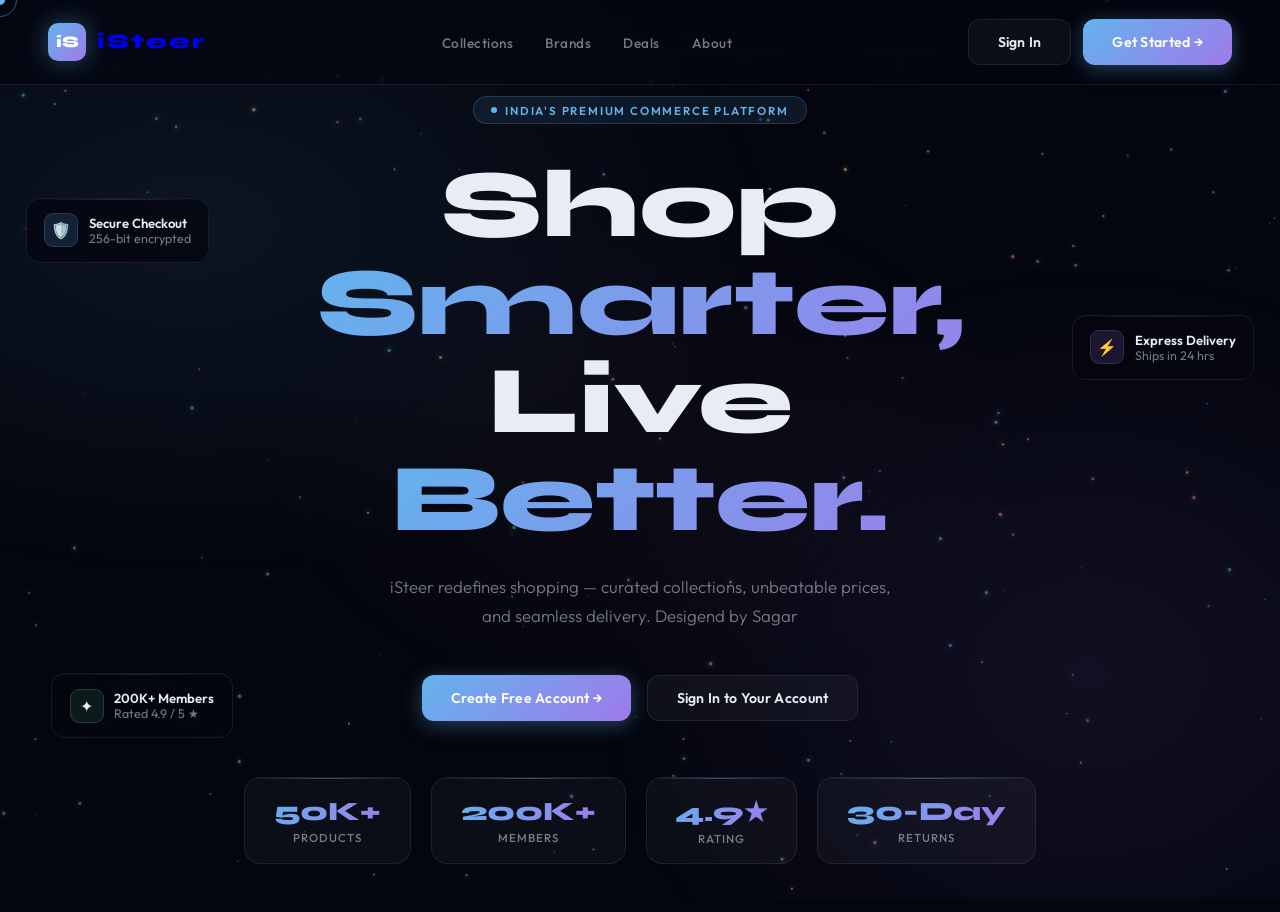
<file: index.html>
<!DOCTYPE html>
<html lang="en">
<head>
  <meta charset="UTF-8"/>
  <meta name="viewport" content="width=device-width, initial-scale=1.0"/>
  <title>iSteer — Premium Commerce</title>
  <link rel="preconnect" href="https://fonts.googleapis.com"/>
  <link href="https://fonts.googleapis.com/css2?family=Syne:wght@400;600;700;800&family=Outfit:wght@300;400;500;600&display=swap" rel="stylesheet"/>
  <style>
    *, *::before, *::after { margin:0; padding:0; box-sizing:border-box; }
    :root {
      --bg:#04060f; --surface:rgba(255,255,255,0.035); --border:rgba(255,255,255,0.08);
      --text:#e8edf5; --muted:rgba(232,237,245,0.5);
      --cyan:#63b3ed; --violet:#9f7aea; --rose:#f687b3; --gold:#fbd38d; --green:#68d391;
      --c-glow:rgba(99,179,237,0.15); --v-glow:rgba(159,122,234,0.15);
    }
    html,body{height:100%;overflow:hidden;}
    body{font-family:'Outfit',sans-serif;background:var(--bg);color:var(--text);cursor:none;}

    #cursor{position:fixed;width:10px;height:10px;background:var(--cyan);border-radius:50%;pointer-events:none;z-index:9999;transform:translate(-50%,-50%);transition:width.2s,height.2s,background.2s;mix-blend-mode:screen;}
    #cursor-ring{position:fixed;width:34px;height:34px;border:1px solid rgba(99,179,237,0.45);border-radius:50%;pointer-events:none;z-index:9998;transform:translate(-50%,-50%);transition:width.15s,height.15s,border-color.2s;}

    #canvas{position:fixed;inset:0;z-index:0;}
    .mesh{position:fixed;inset:0;z-index:0;pointer-events:none;
      background:radial-gradient(ellipse 70% 60% at 15% 25%,rgba(99,179,237,0.09) 0%,transparent 65%),
                 radial-gradient(ellipse 60% 70% at 85% 75%,rgba(159,122,234,0.09) 0%,transparent 65%),
                 radial-gradient(ellipse 50% 50% at 50% 50%,rgba(246,135,179,0.04) 0%,transparent 60%);
      animation:meshPulse 14s ease-in-out infinite alternate;}
    @keyframes meshPulse{0%{opacity:.8}100%{opacity:1;transform:scale(1.04);}}

    nav{position:fixed;top:0;left:0;right:0;z-index:100;display:flex;align-items:center;justify-content:space-between;padding:1.2rem 3rem;background:rgba(4,6,15,0.6);backdrop-filter:blur(24px);border-bottom:1px solid var(--border);}
    .logo{display:flex;align-items:center;gap:.7rem;text-decoration:none;}
    .logo-mark{width:38px;height:38px;border-radius:10px;background:linear-gradient(135deg,var(--cyan),var(--violet));display:flex;align-items:center;justify-content:center;font-family:'Syne',sans-serif;font-weight:800;font-size:1rem;color:#fff;box-shadow:0 0 24px rgba(99,179,237,0.4);animation:pulse 3s ease-in-out infinite;}
    @keyframes pulse{0%,100%{box-shadow:0 0 20px rgba(99,179,237,0.4)}50%{box-shadow:0 0 40px rgba(99,179,237,0.7),0 0 70px rgba(99,179,237,0.2)}}
    .logo-text{font-family:'Syne',sans-serif;font-weight:800;font-size:1.3rem;letter-spacing:2px;}

    .nav-links{display:flex;gap:2rem;list-style:none;}
    .nav-links a{font-size:.85rem;font-weight:500;color:var(--muted);text-decoration:none;letter-spacing:.5px;transition:color.2s;position:relative;}
    .nav-links a::after{content:'';position:absolute;bottom:-4px;left:0;right:0;height:1px;background:var(--cyan);transform:scaleX(0);transition:transform.3s;}
    .nav-links a:hover{color:var(--text);}
    .nav-links a:hover::after{transform:scaleX(1);}

    .nav-btns{display:flex;gap:.75rem;}
    .btn{display:inline-flex;align-items:center;gap:.55rem;padding:.8rem 1.8rem;border-radius:12px;font-family:'Outfit',sans-serif;font-size:.88rem;font-weight:600;text-decoration:none;cursor:pointer;border:none;transition:all.25s cubic-bezier(.4,0,.2,1);position:relative;overflow:hidden;letter-spacing:.3px;}
    .btn-glass{background:rgba(255,255,255,0.04);color:var(--text);border:1px solid var(--border);backdrop-filter:blur(10px);}
    .btn-glass:hover{border-color:rgba(255,255,255,0.18);background:rgba(255,255,255,0.07);transform:translateY(-2px);}
    .btn-glow{background:linear-gradient(135deg,var(--cyan),var(--violet));color:#fff;box-shadow:0 4px 20px rgba(99,179,237,0.35);}
    .btn-glow:hover{transform:translateY(-3px);box-shadow:0 10px 40px rgba(99,179,237,0.55);}
    .btn-glow:active{transform:none;}

    .page{position:relative;z-index:1;min-height:100vh;display:flex;flex-direction:column;align-items:center;justify-content:center;padding:6rem 2rem 3rem;}

    .hero{text-align:center;max-width:820px;animation:heroUp .9s cubic-bezier(.16,1,.3,1) both;}
    @keyframes heroUp{from{opacity:0;transform:translateY(50px) scale(.97)}to{opacity:1;transform:none}}

    .badge{display:inline-flex;align-items:center;gap:.5rem;padding:.35rem 1.1rem;border-radius:100px;background:rgba(99,179,237,0.1);border:1px solid rgba(99,179,237,0.22);font-size:.72rem;font-weight:600;color:var(--cyan);letter-spacing:1.8px;text-transform:uppercase;margin-bottom:2rem;animation:badgeGlow 2.5s ease-in-out infinite;}
    @keyframes badgeGlow{0%,100%{box-shadow:none}50%{box-shadow:0 0 18px rgba(99,179,237,0.22)}}
    .dot{width:6px;height:6px;border-radius:50%;background:var(--cyan);animation:blink 1.5s ease-in-out infinite;}
    @keyframes blink{0%,100%{opacity:1}50%{opacity:.25}}

    h1{font-family:'Syne',sans-serif;font-size:clamp(3rem,7.5vw,6.5rem);font-weight:800;line-height:1.02;margin-bottom:1.5rem;}
    .grad{background:linear-gradient(135deg,var(--cyan) 0%,var(--violet) 45%,var(--rose) 100%);-webkit-background-clip:text;-webkit-text-fill-color:transparent;background-clip:text;background-size:300%;animation:gradAnim 5s ease-in-out infinite alternate;}
    @keyframes gradAnim{from{background-position:0%}to{background-position:100%}}

    .sub{font-size:1.05rem;font-weight:300;color:var(--muted);line-height:1.75;max-width:520px;margin:0 auto 2.8rem;animation:fadeIn .8s ease .3s both;}
    @keyframes fadeIn{from{opacity:0}to{opacity:1}}

    .ctas{display:flex;gap:1rem;justify-content:center;flex-wrap:wrap;animation:fadeIn .8s ease .45s both;}

    .stats{display:flex;gap:1.25rem;justify-content:center;flex-wrap:wrap;margin-top:3.5rem;animation:fadeIn .8s ease .6s both;}
    .s-card{background:var(--surface);border:1px solid var(--border);border-radius:16px;padding:1.1rem 1.8rem;backdrop-filter:blur(20px);text-align:center;transition:all.3s;position:relative;overflow:hidden;}
    .s-card::before{content:'';position:absolute;top:0;left:0;right:0;height:1px;background:linear-gradient(90deg,transparent,rgba(99,179,237,0.4),transparent);}
    .s-card:hover{border-color:rgba(99,179,237,0.3);transform:translateY(-5px);box-shadow:0 8px 30px rgba(99,179,237,0.1);}
    .s-val{font-family:'Syne',sans-serif;font-size:1.65rem;font-weight:800;background:linear-gradient(135deg,var(--cyan),var(--violet));-webkit-background-clip:text;-webkit-text-fill-color:transparent;background-clip:text;}
    .s-lbl{font-size:.72rem;color:var(--muted);font-weight:500;text-transform:uppercase;letter-spacing:1px;margin-top:.2rem;}

    /* Floating cards */
    .fc{position:fixed;background:rgba(4,6,15,0.75);border:1px solid var(--border);border-radius:14px;backdrop-filter:blur(24px);padding:.9rem 1.1rem;display:flex;align-items:center;gap:.65rem;font-size:.78rem;pointer-events:none;}
    .fc::before{content:'';position:absolute;top:0;left:0;right:0;height:1px;background:linear-gradient(90deg,transparent,rgba(255,255,255,0.12),transparent);}
    .fc1{top:22%;left:2%;animation:fl1 7s ease-in-out infinite;}
    .fc2{top:35%;right:2%;animation:fl2 9s ease-in-out infinite;}
    .fc3{bottom:18%;left:4%;animation:fl3 8s ease-in-out infinite;}
    @keyframes fl1{0%,100%{transform:translateY(0)rotate(-1.5deg)}50%{transform:translateY(-18px)rotate(1deg)}}
    @keyframes fl2{0%,100%{transform:translateY(0)rotate(1.5deg)}50%{transform:translateY(-14px)rotate(-1deg)}}
    @keyframes fl3{0%,100%{transform:translateY(0)rotate(0deg)}50%{transform:translateY(-22px)rotate(2deg)}}
    .fi{width:34px;height:34px;border-radius:9px;display:flex;align-items:center;justify-content:center;font-size:1rem;}
    .fi-c{background:var(--c-glow);border:1px solid rgba(99,179,237,0.2);}
    .fi-v{background:var(--v-glow);border:1px solid rgba(159,122,234,0.2);}
    .fi-g{background:rgba(104,211,145,0.1);border:1px solid rgba(104,211,145,0.2);}
    .ft strong{display:block;color:var(--text);font-weight:600;font-size:.82rem;}
    .ft span{color:var(--muted);}

    @media(max-width:768px){nav{padding:1rem 1.5rem}.nav-links,.fc{display:none}h1{font-size:2.8rem}}
  </style>
</head>
<body>
<div id="cursor"></div><div id="cursor-ring"></div>
<canvas id="canvas"></canvas>
<div class="mesh"></div>

<nav>
  <a href="index.html" class="logo">
    <div class="logo-mark">iS</div>
    <span class="logo-text">iSteer</span>
  </a>
  <ul class="nav-links">
    <li><a href="#">Collections</a></li>
    <li><a href="#">Brands</a></li>
    <li><a href="#">Deals</a></li>
    <li><a href="#">About</a></li>
  </ul>
  <div class="nav-btns">
    <a href="login.html" class="btn btn-glass">Sign In</a>
    <a href="signup.html" class="btn btn-glow">Get Started →</a>
  </div>
</nav>

<div class="fc fc1"><div class="fi fi-c">🛡️</div><div class="ft"><strong>Secure Checkout</strong><span>256-bit encrypted</span></div></div>
<div class="fc fc2"><div class="fi fi-v">⚡</div><div class="ft"><strong>Express Delivery</strong><span>Ships in 24 hrs</span></div></div>
<div class="fc fc3"><div class="fi fi-g">✦</div><div class="ft"><strong>200K+ Members</strong><span>Rated 4.9 / 5 ★</span></div></div>

<main class="page">
  <div class="hero">
    <div class="badge"><div class="dot"></div>India's Premium Commerce Platform</div>
    <h1>Shop <span class="grad">Smarter,</span><br/>Live <span class="grad">Better.</span></h1>
    <p class="sub">iSteer redefines shopping — curated collections, unbeatable prices, and seamless delivery. Desigend by Sagar</p>
    <div class="ctas">
      <a href="signup.html" class="btn btn-glow">Create Free Account →</a>
      <a href="login.html" class="btn btn-glass">Sign In to Your Account</a>
    </div>
    <div class="stats">
      <div class="s-card"><div class="s-val">50K+</div><div class="s-lbl">Products</div></div>
      <div class="s-card"><div class="s-val">200K+</div><div class="s-lbl">Members</div></div>
      <div class="s-card"><div class="s-val">4.9★</div><div class="s-lbl">Rating</div></div>
      <div class="s-card"><div class="s-val">30-Day</div><div class="s-lbl">Returns</div></div>
    </div>
  </div>
</main>

<script>
  /* Cursor */
  const cur=document.getElementById('cursor'),ring=document.getElementById('cursor-ring');
  let mx=0,my=0,rx=0,ry=0;
  document.addEventListener('mousemove',e=>{mx=e.clientX;my=e.clientY;});
  (function tick(){cur.style.left=mx+'px';cur.style.top=my+'px';rx+=(mx-rx)*.14;ry+=(my-ry)*.14;ring.style.left=rx+'px';ring.style.top=ry+'px';requestAnimationFrame(tick);})();
  document.querySelectorAll('a,button').forEach(el=>{
    el.addEventListener('mouseenter',()=>{cur.style.width='18px';cur.style.height='18px';cur.style.background='#9f7aea';ring.style.width='48px';ring.style.height='48px';});
    el.addEventListener('mouseleave',()=>{cur.style.width='10px';cur.style.height='10px';cur.style.background='#63b3ed';ring.style.width='34px';ring.style.height='34px';});
  });

  /* Particles */
  const cv=document.getElementById('canvas'),ctx=cv.getContext('2d');
  let W,H,pts=[],mouse={x:-999,y:-999};
  function resize(){W=cv.width=innerWidth;H=cv.height=innerHeight;}
  resize(); window.addEventListener('resize',()=>{resize();init();});
  document.addEventListener('mousemove',e=>{mouse.x=e.clientX;mouse.y=e.clientY;});
  const COLS=['#63b3ed','#9f7aea','#f687b3','#fbd38d','#68d391'];
  class P{
    constructor(){this.reset(1);}
    reset(init){this.x=Math.random()*W;this.y=init?Math.random()*H:H+10;this.r=Math.random()*1.4+.4;this.col=COLS[Math.floor(Math.random()*5)];this.vx=(Math.random()-.5)*.35;this.vy=-(Math.random()*.55+.18);this.life=1;this.decay=Math.random()*.0025+.0008;}
    update(){const dx=this.x-mouse.x,dy=this.y-mouse.y,d=Math.sqrt(dx*dx+dy*dy);if(d<110){const f=.28*(1-d/110);this.x+=dx/d*f*2;this.y+=dy/d*f*2;}this.x+=this.vx;this.y+=this.vy;this.life-=this.decay;if(this.life<=0||this.y<-10)this.reset(0);}
    draw(){ctx.save();ctx.globalAlpha=this.life*.45;ctx.fillStyle=this.col;ctx.shadowColor=this.col;ctx.shadowBlur=5;ctx.beginPath();ctx.arc(this.x,this.y,this.r,0,Math.PI*2);ctx.fill();ctx.restore();}
  }
  function init(){pts=Array.from({length:160},()=>new P());}
  init();
  (function loop(){
    ctx.clearRect(0,0,W,H);
    for(let i=0;i<pts.length;i++)for(let j=i+1;j<pts.length;j++){const dx=pts[i].x-pts[j].x,dy=pts[i].y-pts[j].y,d=Math.sqrt(dx*dx+dy*dy);if(d<75){ctx.save();ctx.globalAlpha=(1-d/75)*.05;ctx.strokeStyle='#63b3ed';ctx.lineWidth=.4;ctx.beginPath();ctx.moveTo(pts[i].x,pts[i].y);ctx.lineTo(pts[j].x,pts[j].y);ctx.stroke();ctx.restore();}}
    pts.forEach(p=>{p.update();p.draw();});
    requestAnimationFrame(loop);
  })();
</script>
</body>
</html>
</file>
